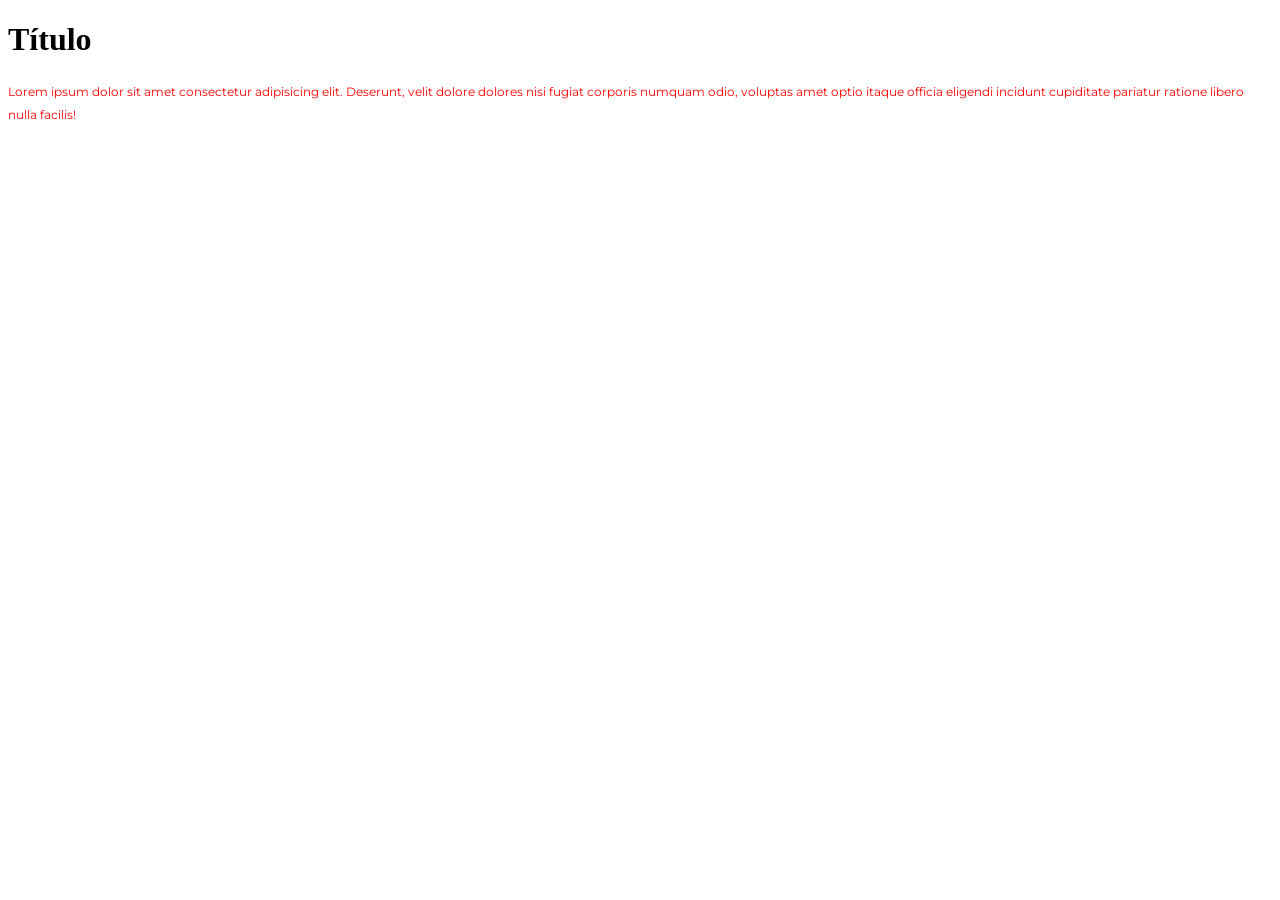
<file: CSS/propiedades de texto/index.html>
<!DOCTYPE html>
<html lang="en">
<head>
   
    <link rel="stylesheet" href="estilos.css">
    <link rel="stylesheet" href="fonts.css">
    <title>Propiedades de texto</title>
</head>
<body>
    <h1>Título</h1>
    <p>Lorem ipsum dolor sit amet consectetur adipisicing elit. Deserunt, velit dolore dolores nisi fugiat corporis numquam odio, voluptas amet optio itaque officia eligendi incidunt cupiditate pariatur ratione libero nulla facilis!</p>
</body>
</html>
</file>
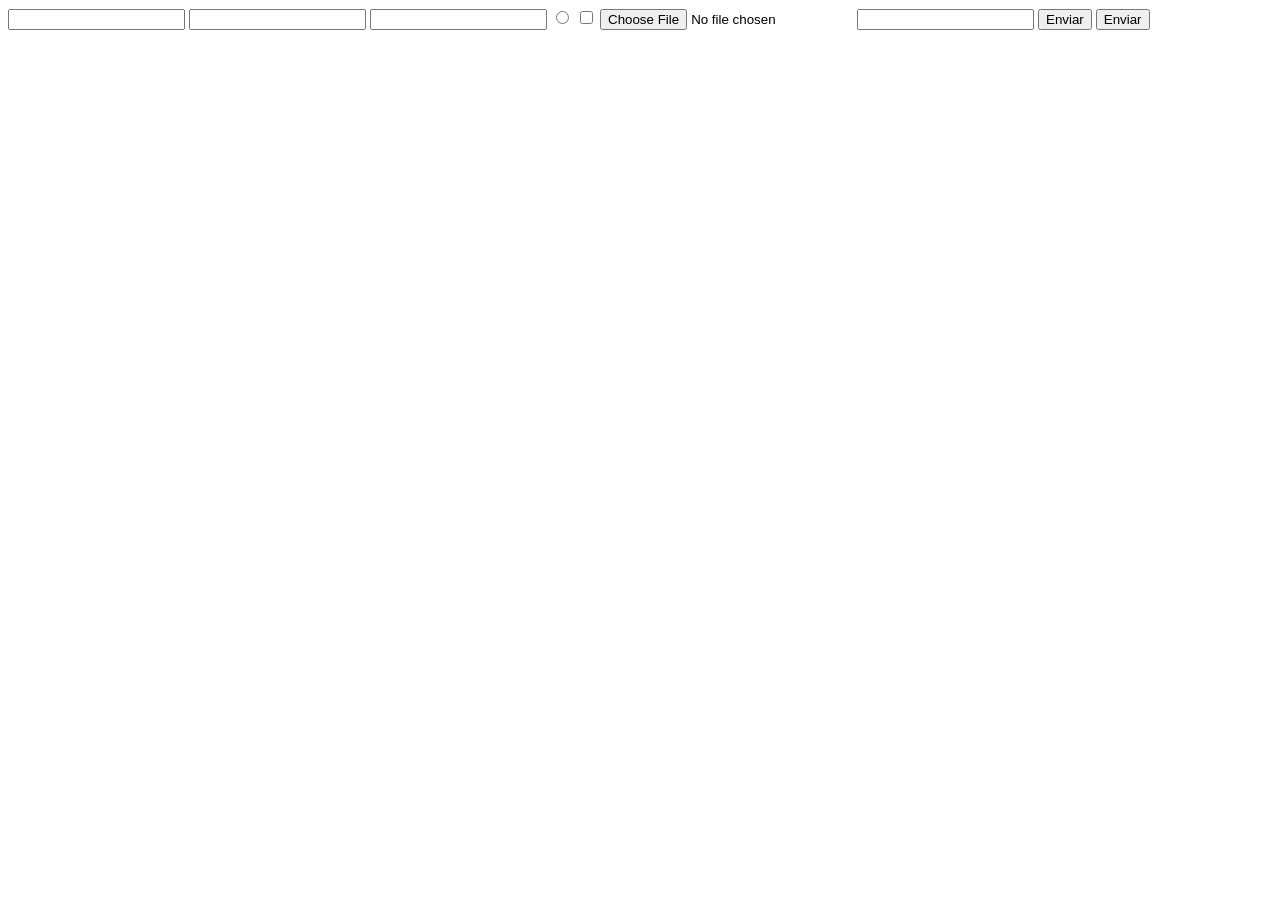
<file: HTML/formularios.html>
<!DOCTYPE html>
<html lang="es">
    <head>
        <title>Listas</title>
    </head>

    <body>
       <form> 
            <input type="text"> 
            <input type="email" required> 
            <input type="password"> 
            <input type="radio"> 
            <input type="checkbox"> 
            <input type="file"> 
            <input type="hi"> 
            <input type="submit" value="Enviar"> 
            <input type="button" value="Enviar"> 
            
       </form>


    </body>
</html>
</file>
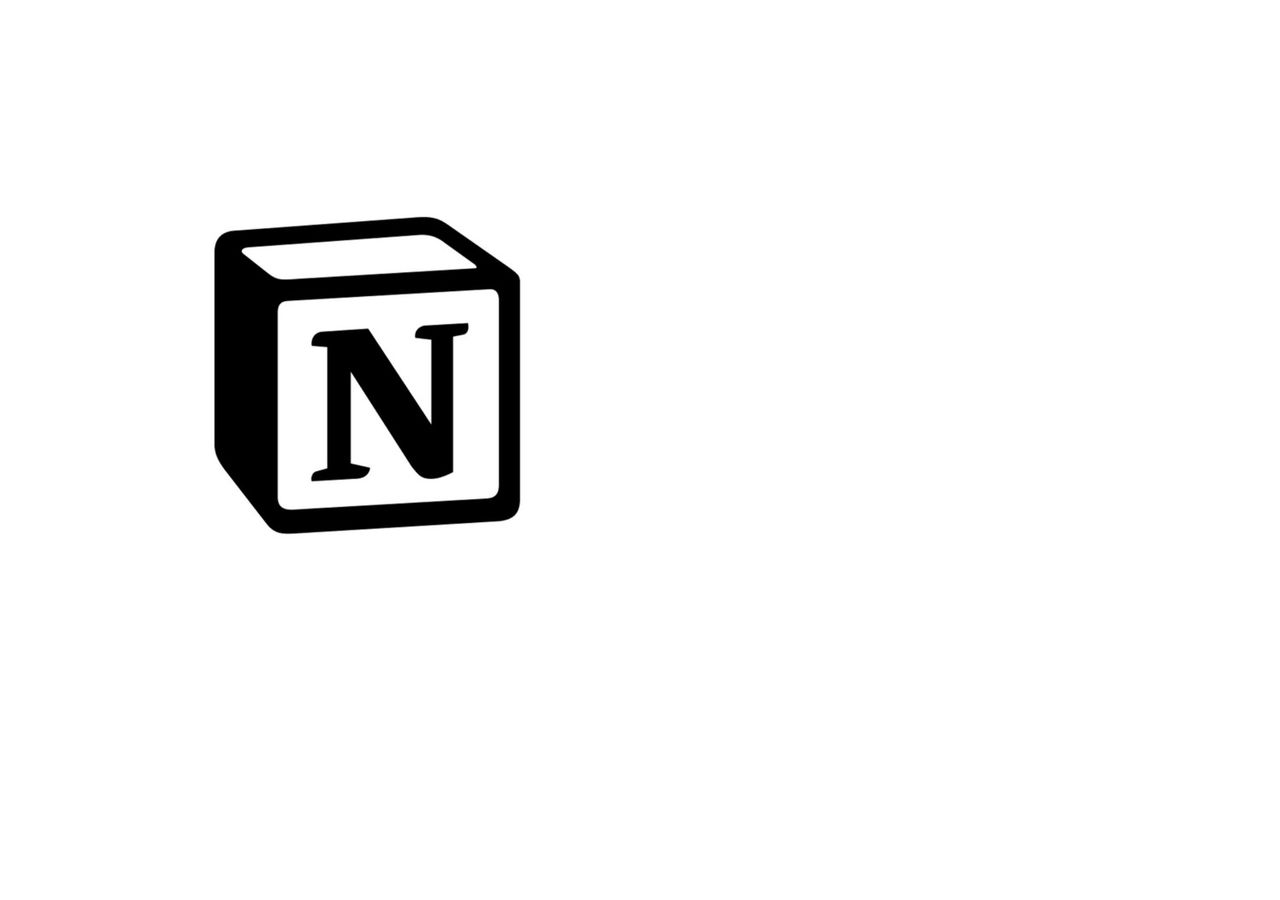
<file: HTML/imagenes.html>
<!DOCTYPE html>
<html lang="es">
    <head>
        <title>Imagenes</title>
    </head>

    <body>
        <img src="imagenes/notion_icon.jpg" alt="Logotipo de Notion" title="Notion"> 

    </body>
</html>
</file>
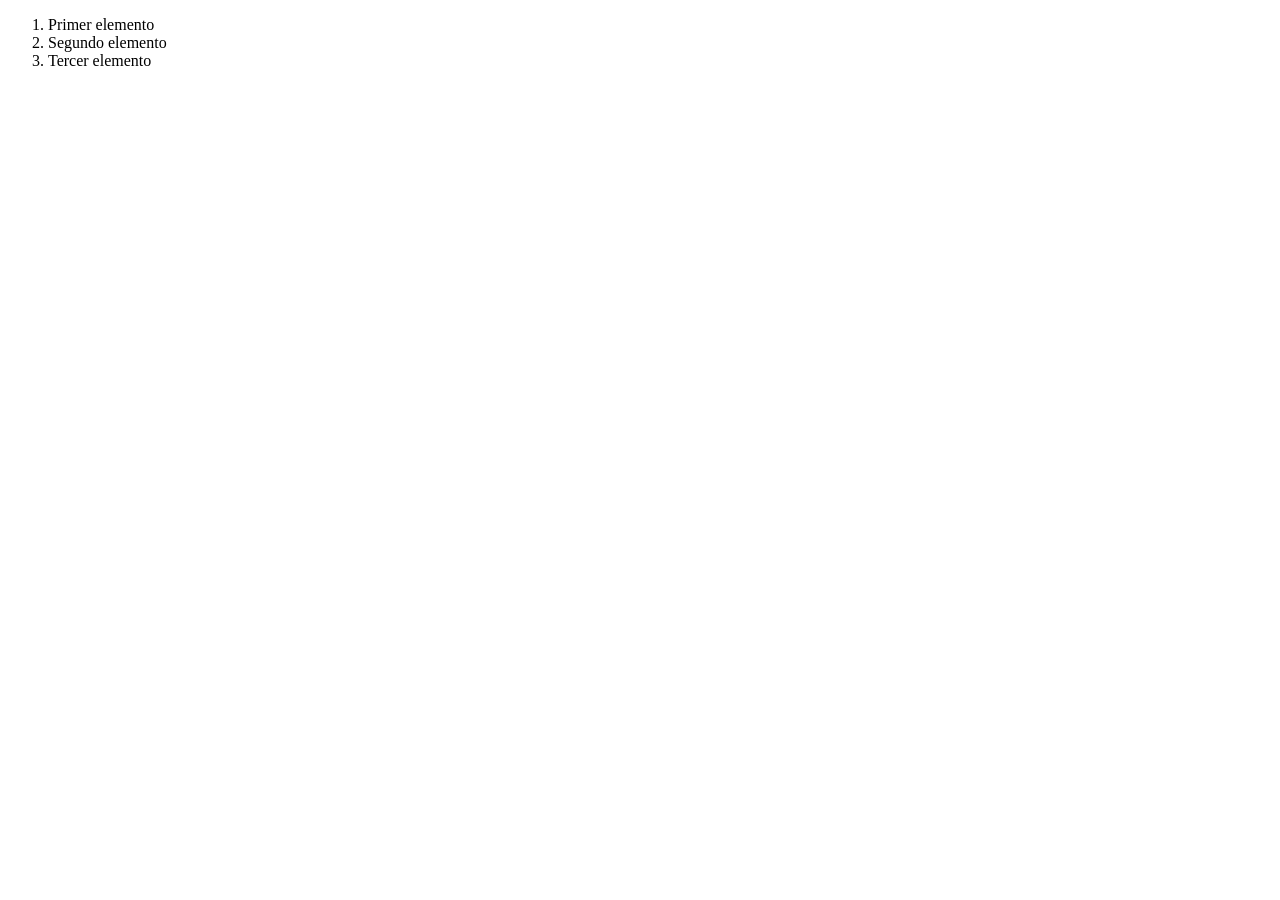
<file: HTML/listas.html>
<!DOCTYPE html>
<html lang="es">
    <head>
        <title>Listas</title>
    </head>

    <body>
        <ol>
            <li>Primer elemento</li>
            <li>Segundo elemento</li>
            <li>Tercer elemento</li>
        </ol>


    </body>
</html>
</file>
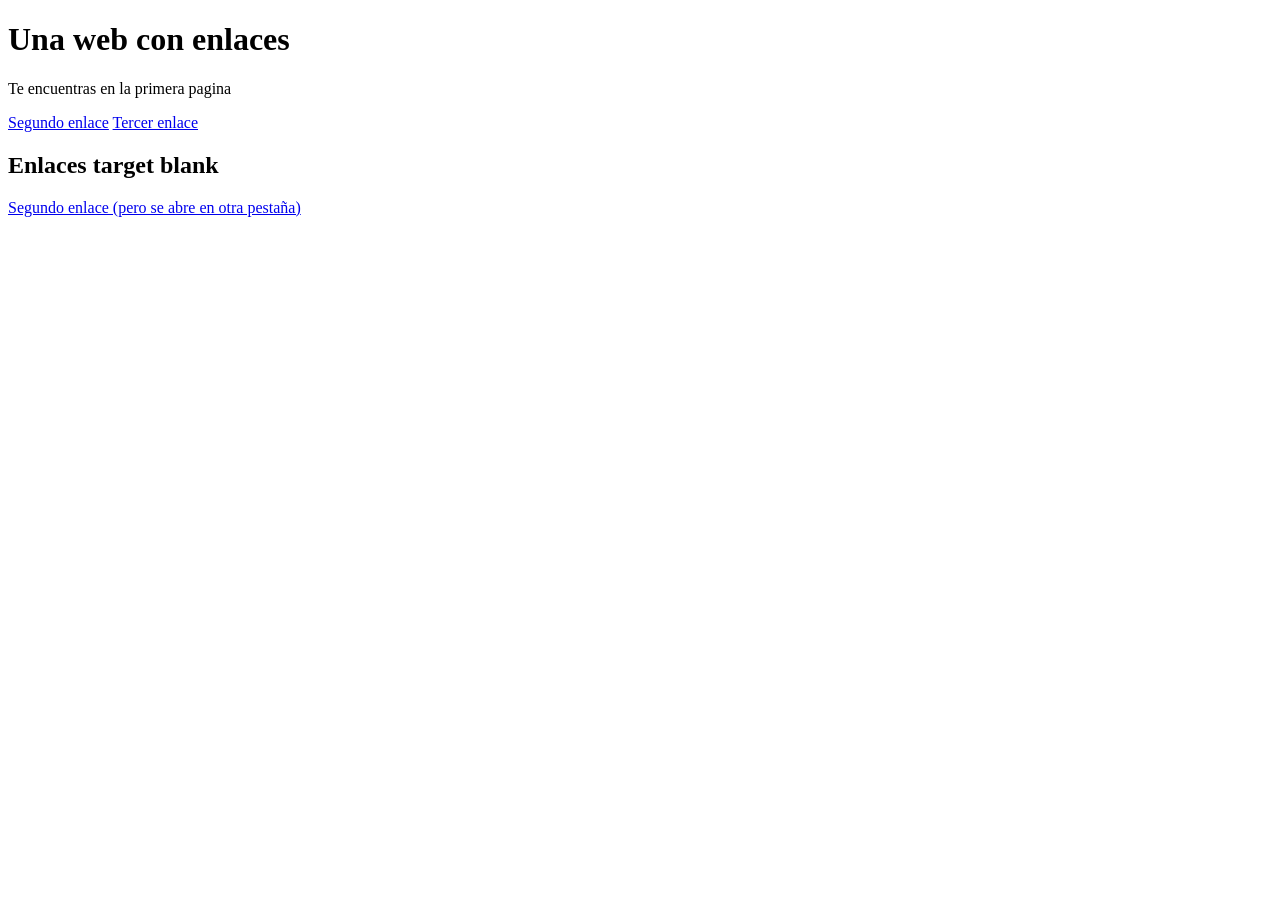
<file: HTML/Enlaces/Enlaces.html>
<!DOCTYPE html>
<html lang="es">
    <head>
        <title>Enlaces</title>
    </head>

    <body>
       
        <h1>Una web con enlaces</h1> 
        
        <p>Te encuentras en la primera pagina</p>

        <a href="Enlaces_2.html">Segundo enlace</a>
        <a href="Enlaces_3.html">Tercer enlace</a>

        <h2>Enlaces target blank</h2>
        <a href="Enlaces_2.html" target="_blank">Segundo enlace (pero se abre en otra pestaña)</a>
    </body>
</html>
</file>
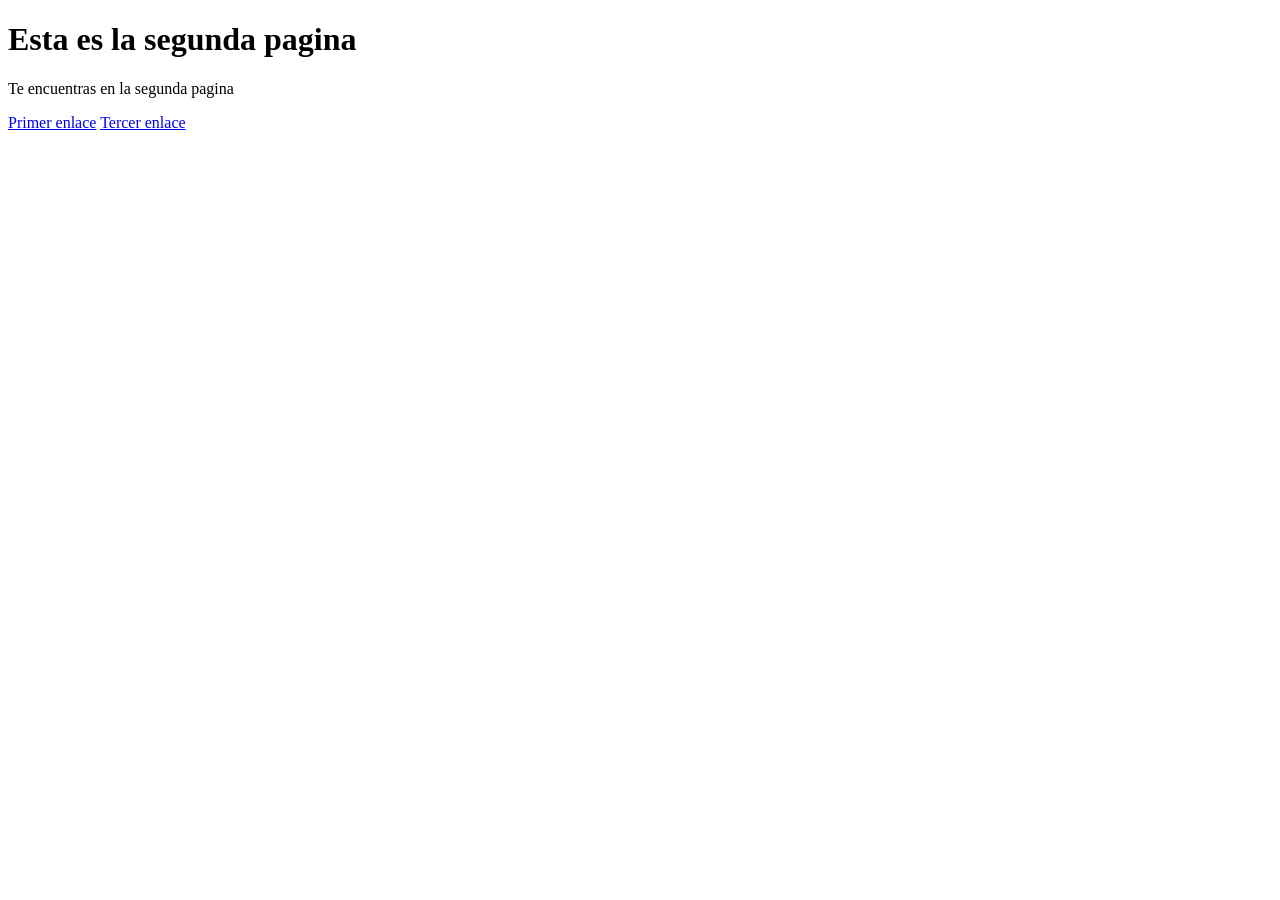
<file: HTML/Enlaces/Enlaces_2.html>
<!DOCTYPE html>
<html lang="es">
    <head>
        <title>Enlaces</title>
    </head>

    <body>
        <h1>Esta es la segunda pagina</h1>
        <p>Te encuentras en la segunda pagina</p>

        <a href="Enlaces_1.html">Primer enlace</a>
        <a href="Enlaces_3.html">Tercer enlace</a>
    </body>
</html>
</file>
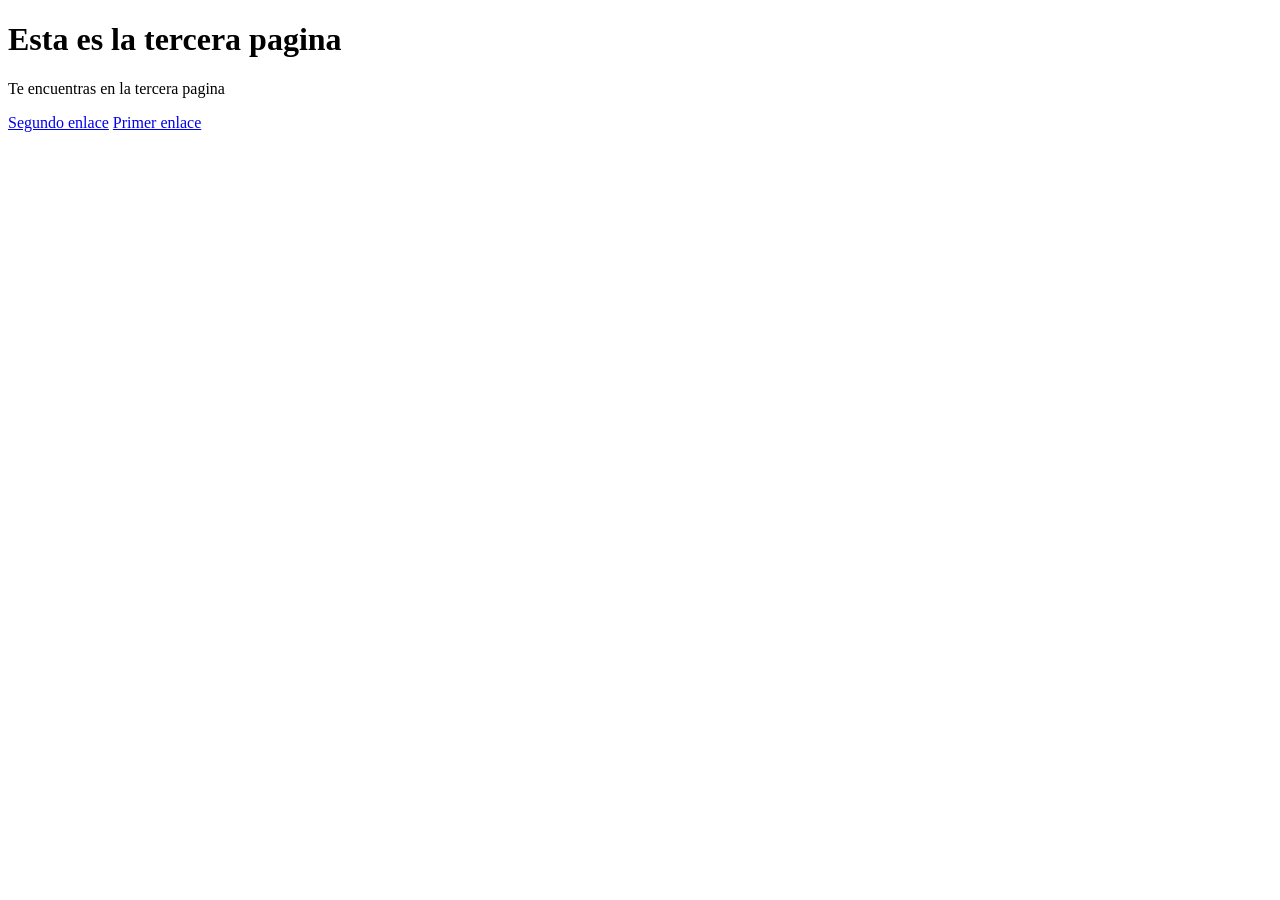
<file: HTML/Enlaces/Enlaces_3.html>
<!DOCTYPE html>
<html lang="es">
    <head>
        <title>Enlaces</title>
    </head>

    <body>
        <h1>Esta es la tercera pagina</h1>
        <p>Te encuentras en la tercera pagina</p>


        <a href="Enlaces_2.html">Segundo enlace</a>
        <a href="Enlaces.html">Primer enlace</a>

    </body>
</html>
</file>
<file: CSS/propiedades de texto/estilos.css>
p{
    color: red;
    font-family: montserrat;
    font-size: 12px;
    font-weight: 300;
    text-align: initial;
    text-decoration: none;
    line-height: 23px;
}
</file>
<file: CSS/propiedades de texto/fonts.css>
@font-face {
    font-family: "Montserrat";
    src: url(Fonts/Montserrat-Regular.ttf) format(truetype); 
    font-weight: 300;
}
</file>
